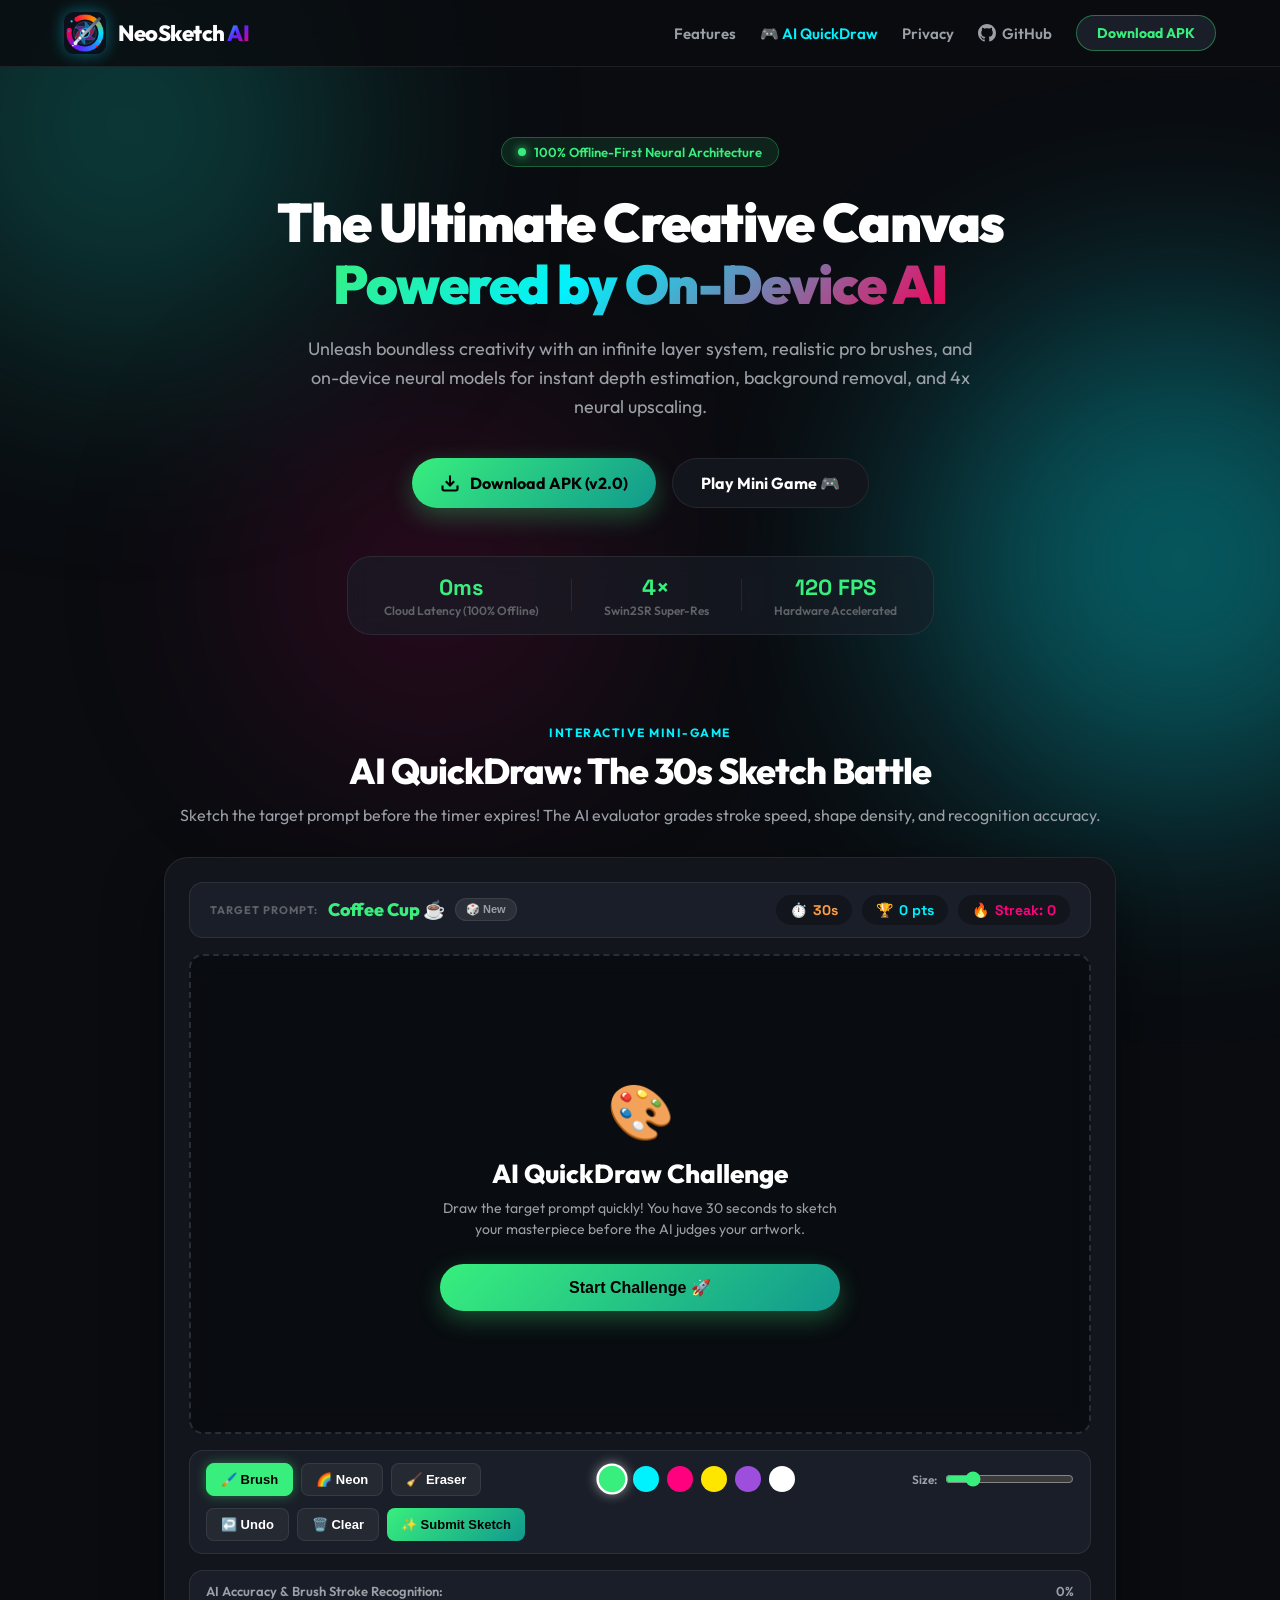
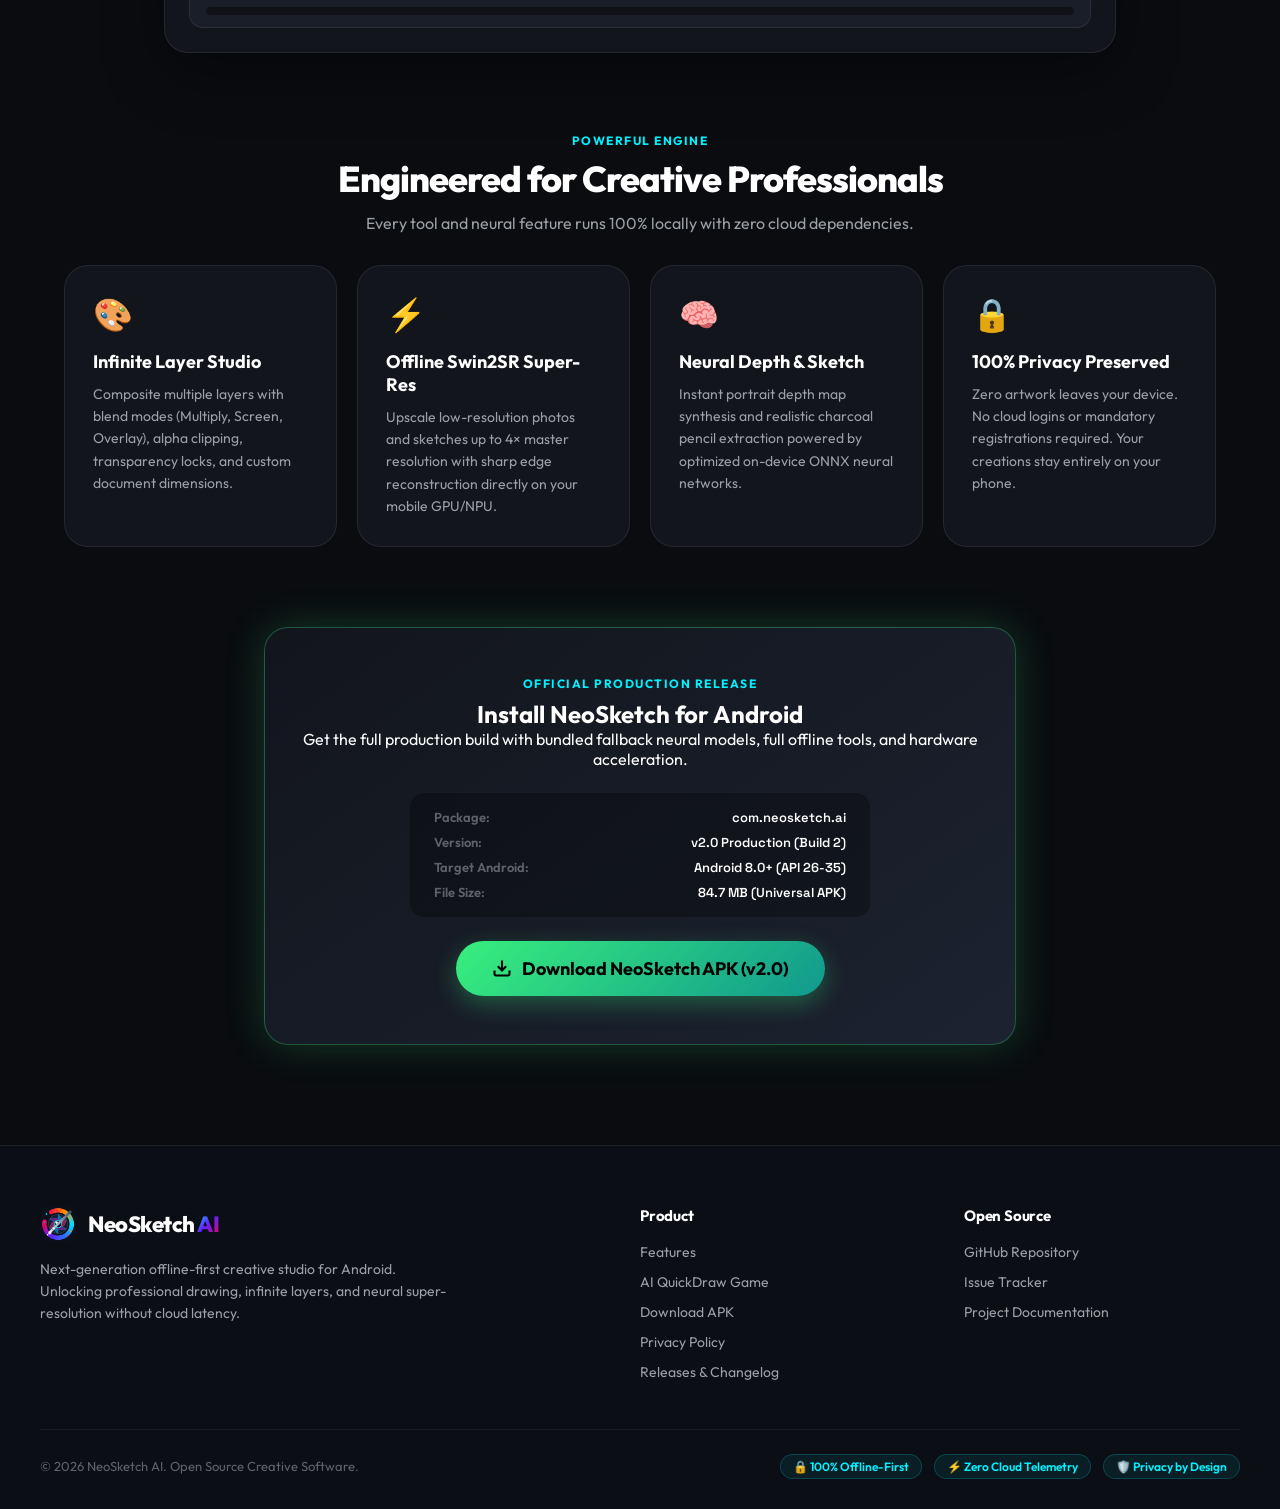
<file: index.html>
<!DOCTYPE html>
<html lang="en">
<head>
    <meta charset="UTF-8">
    <meta name="viewport" content="width=device-width, initial-scale=1.0">
    <title>NeoSketch AI — Professional Offline Creative Studio for Android</title>
    <meta name="description" content="NeoSketch AI is a privacy-first, offline creative studio for Android powered by on-device neural engines, pro layers, and 4x neural upscaling.">
    <link rel="icon" type="image/png" href="logo.png">
    <link rel="preconnect" href="https://fonts.googleapis.com">
    <link rel="preconnect" href="https://fonts.gstatic.com" crossorigin>
    <link href="https://fonts.googleapis.com/css2?family=Outfit:wght@300;400;500;600;700;800;900&family=Space+Grotesk:wght@400;500;600;700&display=swap" rel="stylesheet">
    <link rel="stylesheet" href="style.css">
</head>
<body>
    <!-- Background Ambient Glows -->
    <div class="glow-orb orb-1"></div>
    <div class="glow-orb orb-2"></div>
    <div class="glow-orb orb-3"></div>

    <!-- Professional Navigation Bar -->
    <header class="navbar" id="navbar">
        <div class="nav-container">
            <a href="#" class="logo-group">
                <img src="logo.png" alt="NeoSketch AI Logo" class="brand-logo-img">
                <span class="brand-title">NeoSketch <span class="brand-ai">AI</span></span>
            </a>
            
            <button class="mobile-menu-toggle" id="menuToggle" aria-label="Toggle navigation menu">
                <span></span>
                <span></span>
                <span></span>
            </button>

            <nav class="nav-links" id="navLinks">
                <a href="#features" class="nav-item">Features</a>
                <a href="#game-section" class="nav-item nav-game-link">🎮 AI QuickDraw</a>
                <a href="privacy.html" class="nav-item">Privacy</a>
                <a href="https://github.com/Tcode-Motion/Neo-Sketch-AI" target="_blank" rel="noopener" class="nav-item nav-github-link">
                    <svg class="nav-icon" viewBox="0 0 24 24" fill="currentColor">
                        <path d="M12 0C5.37 0 0 5.37 0 12c0 5.31 3.435 9.795 8.205 11.385.6.105.825-.255.825-.57 0-.285-.015-1.23-.015-2.235-3.015.555-3.795-.735-4.035-1.41-.135-.345-.72-1.41-1.23-1.695-.42-.225-1.02-.78-.015-.795.945-.015 1.62.87 1.845 1.23 1.08 1.815 2.805 1.305 3.495.99.105-.78.42-1.305.765-1.605-2.67-.3-5.46-1.335-5.46-5.925 0-1.305.465-2.385 1.23-3.225-.12-.3-.54-1.53.12-3.18 0 0 1.005-.315 3.3 1.23.96-.27 1.98-.405 3-.405s2.04.135 3 .405c2.295-1.56 3.3-1.23 3.3-1.23.66 1.65.24 2.88.12 3.18.765.84 1.23 1.905 1.23 3.225 0 4.605-2.805 5.625-5.475 5.925.435.375.81 1.095.81 2.22 0 1.605-.015 2.895-.015 3.3 0 .315.225.69.825.57A12.02 12.02 0 0024 12c0-6.63-5.37-12-12-12z"/>
                    </svg>
                    GitHub
                </a>
                <a href="#download" class="nav-cta-btn">Download APK</a>
            </nav>
        </div>
    </header>

    <!-- Main Content -->
    <main>
        <!-- Hero Section -->
        <section class="hero-section">
            <div class="hero-content">
                <div class="hero-badge">
                    <span class="pulse-dot"></span> 100% Offline-First Neural Architecture
                </div>
                <h1 class="hero-title">
                    The Ultimate Creative Canvas <br>
                    <span class="gradient-text">Powered by On-Device AI</span>
                </h1>
                <p class="hero-desc">
                    Unleash boundless creativity with an infinite layer system, realistic pro brushes, and on-device neural models for instant depth estimation, background removal, and 4x neural upscaling.
                </p>
                <div class="hero-actions">
                    <a href="https://github.com/Tcode-Motion/Neo-Sketch-AI/releases/download/v2.0/NeoSketch-Production.apk" class="btn btn-primary" id="mainDownloadBtn">
                        <svg class="btn-icon" viewBox="0 0 24 24" fill="none" stroke="currentColor" stroke-width="2.5">
                            <path d="M21 15v4a2 2 0 0 1-2 2H5a2 2 0 0 1-2-2v-4M7 10l5 5 5-5M12 15V3"/>
                        </svg>
                        <span>Download APK (v2.0)</span>
                    </a>
                    <a href="#game-section" class="btn btn-secondary">
                        <span>Play Mini Game 🎮</span>
                    </a>
                </div>
                <div class="hero-specs">
                    <div class="spec-item">
                        <span class="spec-val">0ms</span>
                        <span class="spec-label">Cloud Latency (100% Offline)</span>
                    </div>
                    <div class="spec-divider"></div>
                    <div class="spec-item">
                        <span class="spec-val">4×</span>
                        <span class="spec-label">Swin2SR Super-Res</span>
                    </div>
                    <div class="spec-divider"></div>
                    <div class="spec-item">
                        <span class="spec-val">120 FPS</span>
                        <span class="spec-label">Hardware Accelerated</span>
                    </div>
                </div>
            </div>
        </section>

        <!-- Interactive AI QuickDraw Web Game Section -->
        <section class="game-section" id="game-section">
            <div class="section-header">
                <div class="tag-label">INTERACTIVE MINI-GAME</div>
                <h2 class="section-title">AI QuickDraw: The 30s Sketch Battle</h2>
                <p class="section-subtitle">Sketch the target prompt before the timer expires! The AI evaluator grades stroke speed, shape density, and recognition accuracy.</p>
            </div>

            <div class="game-card">
                <!-- Game Header Bar -->
                <div class="game-bar">
                    <div class="prompt-box">
                        <span class="prompt-label">TARGET PROMPT:</span>
                        <span class="prompt-text" id="targetPrompt">Cyber Rocket 🚀</span>
                        <button class="btn-skip-prompt" id="skipPromptBtn" title="Get a different prompt">🎲 New</button>
                    </div>
                    <div class="game-stats">
                        <div class="stat-pill timer-pill">
                            <span class="stat-icon">⏱️</span>
                            <span id="gameTimer">30s</span>
                        </div>
                        <div class="stat-pill score-pill">
                            <span class="stat-icon">🏆</span>
                            <span id="gameScore">0 pts</span>
                        </div>
                        <div class="stat-pill streak-pill">
                            <span class="stat-icon">🔥</span>
                            <span id="gameStreak">Streak: 0</span>
                        </div>
                    </div>
                </div>

                <!-- Canvas Workspace -->
                <div class="canvas-wrapper" id="canvasWrapper">
                    <canvas id="paintCanvas"></canvas>
                    <canvas id="particleCanvas"></canvas>

                    <!-- Start / Game Over Overlay -->
                    <div class="game-overlay" id="gameOverlay">
                        <div class="overlay-content">
                            <div class="overlay-emoji" id="overlayEmoji">🎨</div>
                            <h3 class="overlay-title" id="overlayTitle">AI QuickDraw Challenge</h3>
                            <p class="overlay-desc" id="overlayDesc">Draw the target prompt quickly! You have 30 seconds to sketch your masterpiece before the AI judges your artwork.</p>
                            <button class="btn btn-primary btn-game" id="startChallengeBtn">Start Challenge 🚀</button>
                        </div>
                    </div>
                </div>

                <!-- Game Toolbar & Controls -->
                <div class="game-toolbar">
                    <div class="tool-group">
                        <button class="tool-btn active" data-tool="brush" title="Neon Brush">🖌️ Brush</button>
                        <button class="tool-btn" data-tool="rainbow" title="Rainbow Neon Mode">🌈 Neon</button>
                        <button class="tool-btn" data-tool="eraser" title="Eraser">🧹 Eraser</button>
                    </div>

                    <div class="color-palette">
                        <button class="color-dot active" style="background: #38ef7d;" data-color="#38ef7d" title="Neon Green"></button>
                        <button class="color-dot" style="background: #00f2fe;" data-color="#00f2fe" title="Cyber Cyan"></button>
                        <button class="color-dot" style="background: #ff007f;" data-color="#ff007f" title="Neon Pink"></button>
                        <button class="color-dot" style="background: #ffe600;" data-color="#ffe600" title="Bright Yellow"></button>
                        <button class="color-dot" style="background: #9d4edd;" data-color="#9d4edd" title="Purple Glow"></button>
                        <button class="color-dot" style="background: #ffffff;" data-color="#ffffff" title="Pure White"></button>
                    </div>

                    <div class="slider-group">
                        <span class="slider-label">Size:</span>
                        <input type="range" id="brushSize" min="2" max="36" value="8" title="Brush Size">
                    </div>

                    <div class="action-group">
                        <button class="btn-action" id="undoBtn" title="Undo Last Stroke">↩️ Undo</button>
                        <button class="btn-action" id="clearBtn" title="Clear Canvas">🗑️ Clear</button>
                        <button class="btn-action btn-submit-drawing" id="submitDrawingBtn">✨ Submit Sketch</button>
                    </div>
                </div>

                <!-- Live Evaluation Meter -->
                <div class="evaluation-container">
                    <div class="eval-header">
                        <span>AI Accuracy & Brush Stroke Recognition:</span>
                        <span id="evalPercentage">0%</span>
                    </div>
                    <div class="progress-track">
                        <div class="progress-bar" id="evalBar"></div>
                    </div>
                </div>
            </div>
        </section>

        <!-- Features Showcase -->
        <section class="features-section" id="features">
            <div class="section-header">
                <div class="tag-label">POWERFUL ENGINE</div>
                <h2 class="section-title">Engineered for Creative Professionals</h2>
                <p class="section-subtitle">Every tool and neural feature runs 100% locally with zero cloud dependencies.</p>
            </div>

            <div class="features-grid">
                <div class="feature-card">
                    <div class="feat-icon-box">🎨</div>
                    <h3>Infinite Layer Studio</h3>
                    <p>Composite multiple layers with blend modes (Multiply, Screen, Overlay), alpha clipping, transparency locks, and custom document dimensions.</p>
                </div>

                <div class="feature-card">
                    <div class="feat-icon-box">⚡</div>
                    <h3>Offline Swin2SR Super-Res</h3>
                    <p>Upscale low-resolution photos and sketches up to 4× master resolution with sharp edge reconstruction directly on your mobile GPU/NPU.</p>
                </div>

                <div class="feature-card">
                    <div class="feat-icon-box">🧠</div>
                    <h3>Neural Depth & Sketch</h3>
                    <p>Instant portrait depth map synthesis and realistic charcoal pencil extraction powered by optimized on-device ONNX neural networks.</p>
                </div>

                <div class="feature-card">
                    <div class="feat-icon-box">🔒</div>
                    <h3>100% Privacy Preserved</h3>
                    <p>Zero artwork leaves your device. No cloud logins or mandatory registrations required. Your creations stay entirely on your phone.</p>
                </div>
            </div>
        </section>

        <!-- Download & Releases Section -->
        <section class="download-section" id="download">
            <div class="download-card">
                <div class="dl-content">
                    <span class="tag-label">OFFICIAL PRODUCTION RELEASE</span>
                    <h2>Install NeoSketch for Android</h2>
                    <p>Get the full production build with bundled fallback neural models, full offline tools, and hardware acceleration.</p>
                    
                    <div class="apk-info-box">
                        <div class="info-row">
                            <span class="info-key">Package:</span>
                            <span class="info-val">com.neosketch.ai</span>
                        </div>
                        <div class="info-row">
                            <span class="info-key">Version:</span>
                            <span class="info-val">v2.0 Production (Build 2)</span>
                        </div>
                        <div class="info-row">
                            <span class="info-key">Target Android:</span>
                            <span class="info-val">Android 8.0+ (API 26-35)</span>
                        </div>
                        <div class="info-row">
                            <span class="info-key">File Size:</span>
                            <span class="info-val">84.7 MB (Universal APK)</span>
                        </div>
                    </div>

                    <div class="dl-btn-wrapper">
                        <a href="https://github.com/Tcode-Motion/Neo-Sketch-AI/releases/download/v2.0/NeoSketch-Production.apk" class="btn btn-primary btn-large">
                            <svg class="btn-icon" viewBox="0 0 24 24" fill="none" stroke="currentColor" stroke-width="2.5">
                                <path d="M21 15v4a2 2 0 0 1-2 2H5a2 2 0 0 1-2-2v-4M7 10l5 5 5-5M12 15V3"/>
                            </svg>
                            <span>Download NeoSketch APK (v2.0)</span>
                        </a>
                    </div>
                </div>
            </div>
        </section>
    </main>

    <!-- Professional Footer -->
    <footer class="footer">
        <div class="footer-container">
            <div class="footer-grid">
                <!-- Brand Column -->
                <div class="footer-col footer-brand-col">
                    <div class="footer-logo">
                        <img src="logo.png" alt="NeoSketch AI" class="footer-logo-img">
                        <span class="brand-title">NeoSketch <span class="brand-ai">AI</span></span>
                    </div>
                    <p class="footer-tagline">
                        Next-generation offline-first creative studio for Android. Unlocking professional drawing, infinite layers, and neural super-resolution without cloud latency.
                    </p>
                </div>

                <!-- Product Column -->
                <div class="footer-col">
                    <h4 class="footer-heading">Product</h4>
                    <ul class="footer-links">
                        <li><a href="#features">Features</a></li>
                        <li><a href="#game-section">AI QuickDraw Game</a></li>
                        <li><a href="#download">Download APK</a></li>
                        <li><a href="privacy.html">Privacy Policy</a></li>
                        <li><a href="https://github.com/Tcode-Motion/Neo-Sketch-AI/releases" target="_blank" rel="noopener">Releases & Changelog</a></li>
                    </ul>
                </div>

                <!-- Resources Column -->
                <div class="footer-col">
                    <h4 class="footer-heading">Open Source</h4>
                    <ul class="footer-links">
                        <li><a href="https://github.com/Tcode-Motion/Neo-Sketch-AI" target="_blank" rel="noopener">GitHub Repository</a></li>
                        <li><a href="https://github.com/Tcode-Motion/Neo-Sketch-AI/issues" target="_blank" rel="noopener">Issue Tracker</a></li>
                        <li><a href="https://github.com/Tcode-Motion/Neo-Sketch-AI/blob/main/README.md" target="_blank" rel="noopener">Project Documentation</a></li>
                    </ul>
                </div>
            </div>

            <div class="footer-bottom">
                <p class="footer-copy">© 2026 NeoSketch AI. Open Source Creative Software.</p>
                <div class="footer-badges">
                    <span class="footer-badge">🔒 100% Offline-First</span>
                    <span class="footer-badge">⚡ Zero Cloud Telemetry</span>
                    <span class="footer-badge">🛡️ Privacy by Design</span>
                </div>
            </div>
        </div>
    </footer>

    <!-- Scripts -->
    <script src="game.js"></script>
    <script src="app.js"></script>
</body>
</html>
</file>
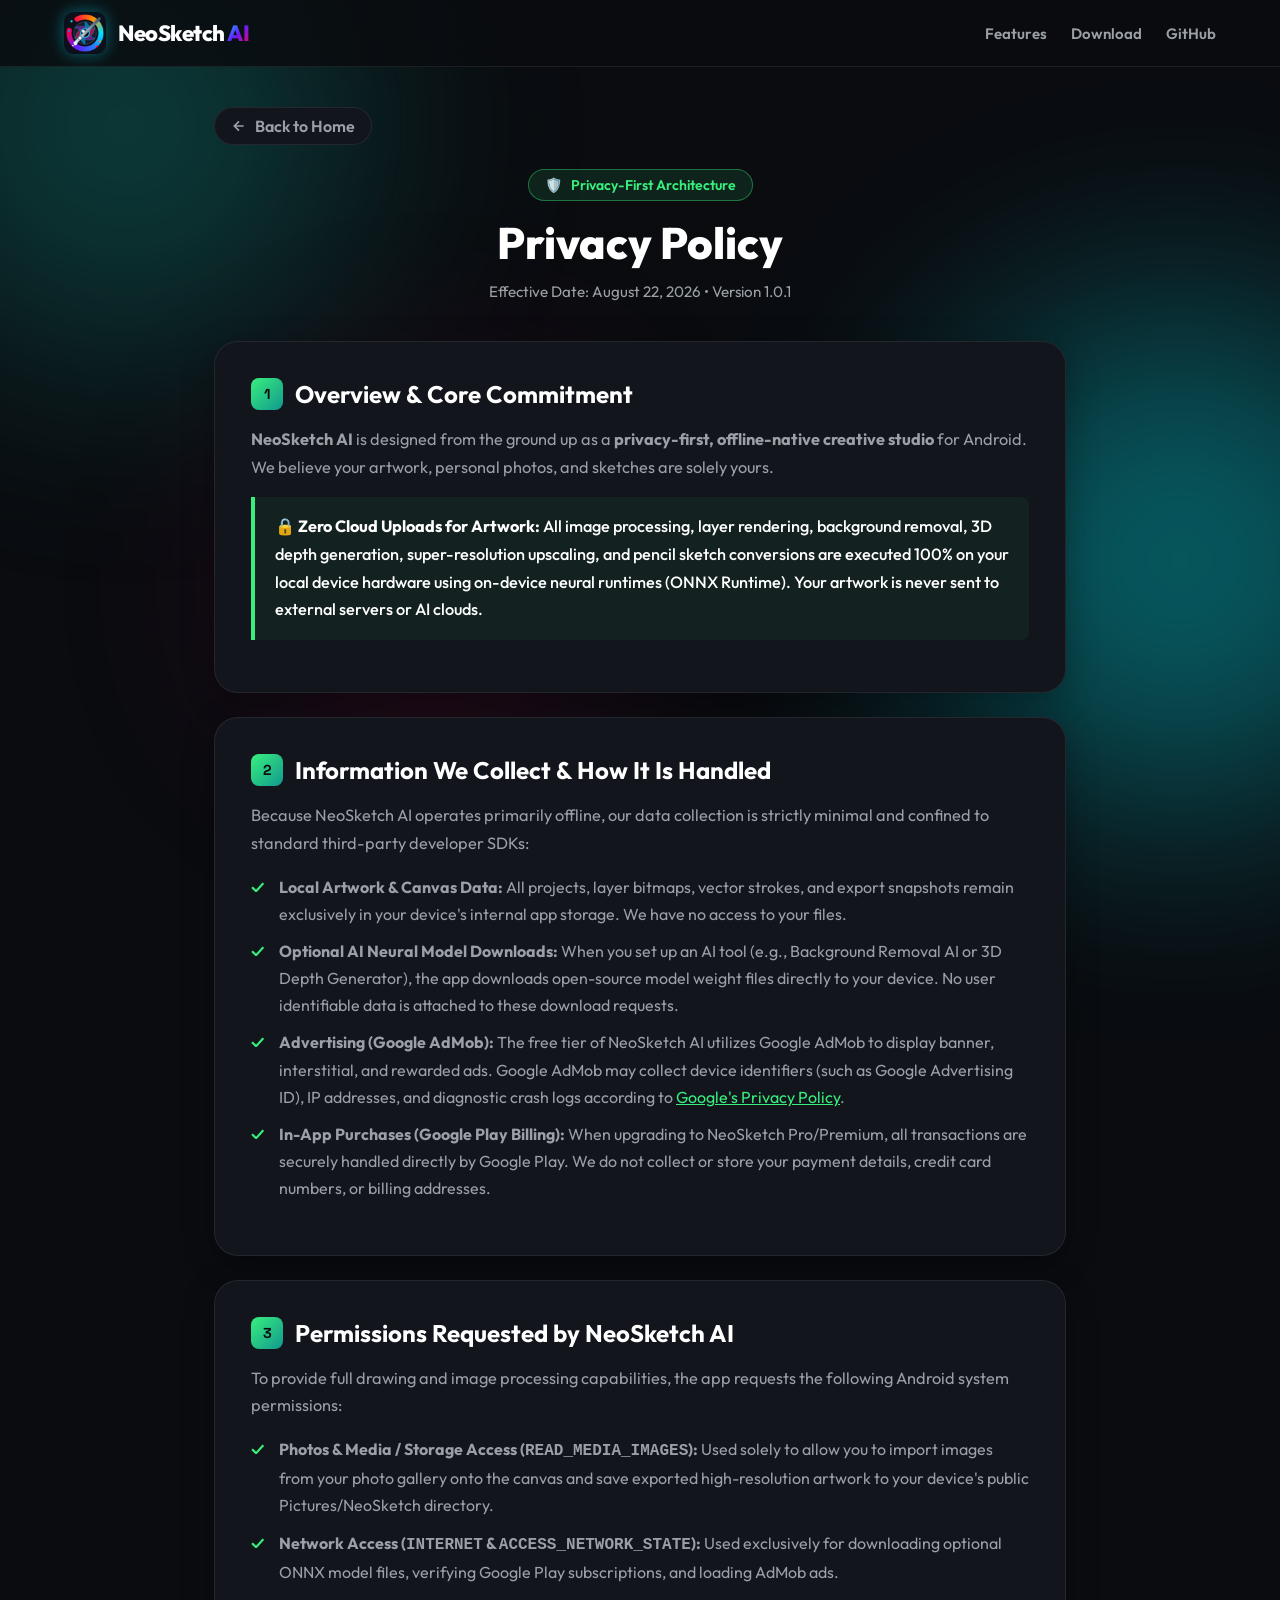
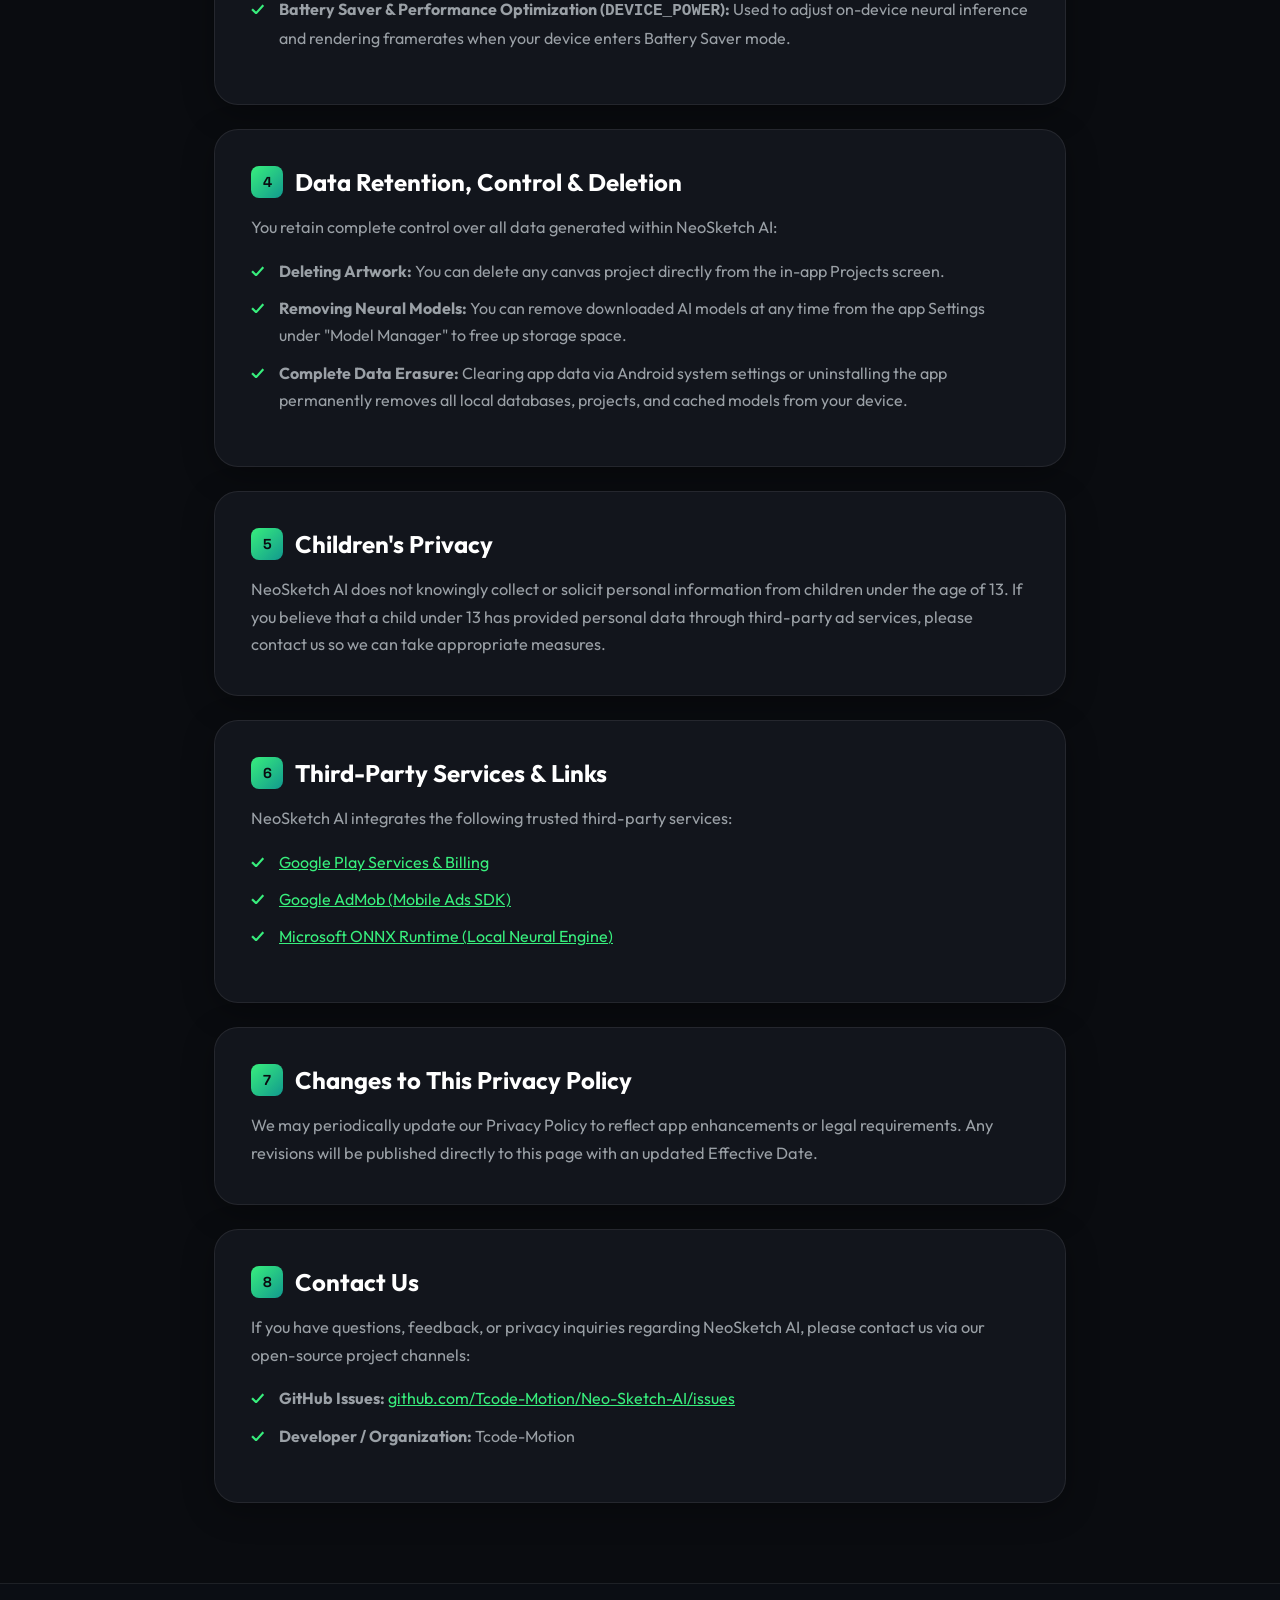
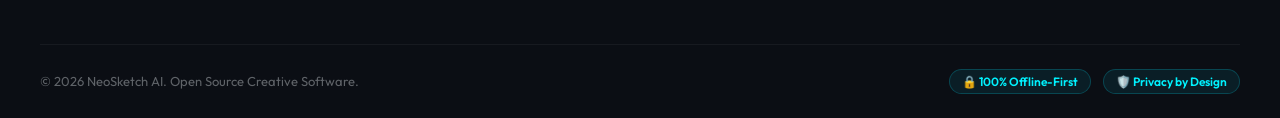
<file: privacy/index.html>
<!DOCTYPE html>
<html lang="en">
<head>
    <meta charset="UTF-8">
    <meta name="viewport" content="width=device-width, initial-scale=1.0">
    <title>Privacy Policy — NeoSketch AI</title>
    <meta name="description" content="Privacy Policy for NeoSketch AI Android Application and Website. Learn how your data and artwork remain 100% private and on-device.">
    <link rel="icon" type="image/png" href="../logo.png">
    <link rel="preconnect" href="https://fonts.googleapis.com">
    <link rel="preconnect" href="https://fonts.gstatic.com" crossorigin>
    <link href="https://fonts.googleapis.com/css2?family=Outfit:wght@300;400;500;600;700;800;900&family=Space+Grotesk:wght@400;500;600;700&display=swap" rel="stylesheet">
    <link rel="stylesheet" href="../style.css">
    <style>
        .privacy-container {
            max-width: 900px;
            margin: 40px auto 80px;
            padding: 0 24px;
            position: relative;
            z-index: 1;
        }

        .privacy-header {
            margin-bottom: 40px;
            text-align: center;
        }

        .privacy-badge {
            display: inline-flex;
            align-items: center;
            gap: 8px;
            padding: 6px 16px;
            background: rgba(56, 239, 125, 0.1);
            border: 1px solid var(--border-highlight);
            border-radius: var(--radius-full);
            color: var(--primary-color);
            font-size: 0.88rem;
            font-weight: 600;
            margin-bottom: 16px;
        }

        .privacy-title {
            font-size: 2.75rem;
            font-weight: 800;
            line-height: 1.2;
            margin-bottom: 12px;
        }

        .privacy-meta {
            color: var(--text-secondary);
            font-size: 0.95rem;
        }

        .privacy-card {
            background: var(--bg-surface);
            border: 1px solid var(--border-color);
            border-radius: var(--radius-lg);
            padding: 36px;
            margin-bottom: 24px;
            backdrop-filter: blur(12px);
            -webkit-backdrop-filter: blur(12px);
            box-shadow: 0 8px 32px rgba(0, 0, 0, 0.3);
            transition: border-color 0.2s ease;
        }

        .privacy-card:hover {
            border-color: rgba(255, 255, 255, 0.15);
        }

        .privacy-card h2 {
            font-size: 1.5rem;
            font-weight: 700;
            color: var(--text-primary);
            margin-bottom: 16px;
            display: flex;
            align-items: center;
            gap: 12px;
        }

        .privacy-card h2 .section-num {
            display: inline-flex;
            align-items: center;
            justify-content: center;
            width: 32px;
            height: 32px;
            border-radius: 8px;
            background: var(--primary-gradient);
            color: #0a0c10;
            font-size: 0.9rem;
            font-weight: 800;
            font-family: var(--font-mono);
        }

        .privacy-card p {
            color: var(--text-secondary);
            font-size: 1.02rem;
            line-height: 1.7;
            margin-bottom: 16px;
        }

        .privacy-card p:last-child {
            margin-bottom: 0;
        }

        .privacy-card ul {
            list-style: none;
            padding-left: 0;
            margin-bottom: 16px;
        }

        .privacy-card li {
            position: relative;
            padding-left: 28px;
            color: var(--text-secondary);
            font-size: 1rem;
            line-height: 1.7;
            margin-bottom: 10px;
        }

        .privacy-card li::before {
            content: "✓";
            position: absolute;
            left: 0;
            top: 0;
            color: var(--primary-color);
            font-weight: bold;
        }

        .highlight-box {
            background: rgba(56, 239, 125, 0.05);
            border-left: 4px solid var(--primary-color);
            padding: 16px 20px;
            border-radius: 0 var(--radius-sm) var(--radius-sm) 0;
            margin: 16px 0;
        }

        .highlight-box p {
            color: var(--text-primary);
            font-weight: 500;
            margin-bottom: 0;
        }

        .back-nav {
            display: inline-flex;
            align-items: center;
            gap: 8px;
            color: var(--text-secondary);
            text-decoration: none;
            font-weight: 600;
            margin-bottom: 24px;
            padding: 8px 16px;
            background: var(--bg-surface);
            border: 1px solid var(--border-color);
            border-radius: var(--radius-full);
            transition: all 0.2s ease;
        }

        .back-nav:hover {
            color: var(--primary-color);
            border-color: var(--border-highlight);
            transform: translateX(-4px);
        }
    </style>
</head>
<body>
    <!-- Background Ambient Glows -->
    <div class="glow-orb orb-1"></div>
    <div class="glow-orb orb-2"></div>
    <div class="glow-orb orb-3"></div>

    <!-- Navigation Bar -->
    <header class="navbar">
        <div class="nav-container">
            <a href="../index.html" class="logo-group">
                <img src="../logo.png" alt="NeoSketch AI Logo" class="brand-logo-img">
                <span class="brand-title">NeoSketch <span class="brand-ai">AI</span></span>
            </a>
            
            <nav class="nav-links">
                <a href="../index.html#features" class="nav-item">Features</a>
                <a href="../index.html#download" class="nav-item">Download</a>
                <a href="https://github.com/Tcode-Motion/Neo-Sketch-AI" target="_blank" rel="noopener" class="nav-item nav-github-link">
                    GitHub
                </a>
            </nav>
        </div>
    </header>

    <!-- Main Content -->
    <main class="privacy-container">
        <a href="../index.html" class="back-nav">
            <svg width="16" height="16" viewBox="0 0 24 24" fill="none" stroke="currentColor" stroke-width="2.5">
                <path d="M19 12H5M12 19l-7-7 7-7"/>
            </svg>
            Back to Home
        </a>

        <div class="privacy-header">
            <div class="privacy-badge">
                <span>🛡️</span> Privacy-First Architecture
            </div>
            <h1 class="privacy-title">Privacy Policy</h1>
            <p class="privacy-meta">Effective Date: August 22, 2026 • Version 1.0.1</p>
        </div>

        <div class="privacy-card">
            <h2><span class="section-num">1</span> Overview & Core Commitment</h2>
            <p>
                <strong>NeoSketch AI</strong> is designed from the ground up as a <strong>privacy-first, offline-native creative studio</strong> for Android. We believe your artwork, personal photos, and sketches are solely yours. 
            </p>
            <div class="highlight-box">
                <p>🔒 <strong>Zero Cloud Uploads for Artwork:</strong> All image processing, layer rendering, background removal, 3D depth generation, super-resolution upscaling, and pencil sketch conversions are executed 100% on your local device hardware using on-device neural runtimes (ONNX Runtime). Your artwork is never sent to external servers or AI clouds.</p>
            </div>
        </div>

        <div class="privacy-card">
            <h2><span class="section-num">2</span> Information We Collect & How It Is Handled</h2>
            <p>
                Because NeoSketch AI operates primarily offline, our data collection is strictly minimal and confined to standard third-party developer SDKs:
            </p>
            <ul>
                <li><strong>Local Artwork & Canvas Data:</strong> All projects, layer bitmaps, vector strokes, and export snapshots remain exclusively in your device's internal app storage. We have no access to your files.</li>
                <li><strong>Optional AI Neural Model Downloads:</strong> When you set up an AI tool (e.g., Background Removal AI or 3D Depth Generator), the app downloads open-source model weight files directly to your device. No user identifiable data is attached to these download requests.</li>
                <li><strong>Advertising (Google AdMob):</strong> The free tier of NeoSketch AI utilizes Google AdMob to display banner, interstitial, and rewarded ads. Google AdMob may collect device identifiers (such as Google Advertising ID), IP addresses, and diagnostic crash logs according to <a href="https://policies.google.com/privacy" target="_blank" rel="noopener" style="color: var(--primary-color);">Google's Privacy Policy</a>.</li>
                <li><strong>In-App Purchases (Google Play Billing):</strong> When upgrading to NeoSketch Pro/Premium, all transactions are securely handled directly by Google Play. We do not collect or store your payment details, credit card numbers, or billing addresses.</li>
            </ul>
        </div>

        <div class="privacy-card">
            <h2><span class="section-num">3</span> Permissions Requested by NeoSketch AI</h2>
            <p>To provide full drawing and image processing capabilities, the app requests the following Android system permissions:</p>
            <ul>
                <li><strong>Photos & Media / Storage Access (<code>READ_MEDIA_IMAGES</code>):</strong> Used solely to allow you to import images from your photo gallery onto the canvas and save exported high-resolution artwork to your device's public Pictures/NeoSketch directory.</li>
                <li><strong>Network Access (<code>INTERNET</code> & <code>ACCESS_NETWORK_STATE</code>):</strong> Used exclusively for downloading optional ONNX model files, verifying Google Play subscriptions, and loading AdMob ads.</li>
                <li><strong>Battery Saver & Performance Optimization (<code>DEVICE_POWER</code>):</strong> Used to adjust on-device neural inference and rendering framerates when your device enters Battery Saver mode.</li>
            </ul>
        </div>

        <div class="privacy-card">
            <h2><span class="section-num">4</span> Data Retention, Control & Deletion</h2>
            <p>
                You retain complete control over all data generated within NeoSketch AI:
            </p>
            <ul>
                <li><strong>Deleting Artwork:</strong> You can delete any canvas project directly from the in-app Projects screen.</li>
                <li><strong>Removing Neural Models:</strong> You can remove downloaded AI models at any time from the app Settings under "Model Manager" to free up storage space.</li>
                <li><strong>Complete Data Erasure:</strong> Clearing app data via Android system settings or uninstalling the app permanently removes all local databases, projects, and cached models from your device.</li>
            </ul>
        </div>

        <div class="privacy-card">
            <h2><span class="section-num">5</span> Children's Privacy</h2>
            <p>
                NeoSketch AI does not knowingly collect or solicit personal information from children under the age of 13. If you believe that a child under 13 has provided personal data through third-party ad services, please contact us so we can take appropriate measures.
            </p>
        </div>

        <div class="privacy-card">
            <h2><span class="section-num">6</span> Third-Party Services & Links</h2>
            <p>NeoSketch AI integrates the following trusted third-party services:</p>
            <ul>
                <li><a href="https://policies.google.com/privacy" target="_blank" rel="noopener" style="color: var(--primary-color);">Google Play Services & Billing</a></li>
                <li><a href="https://support.google.com/admob/answer/6128543" target="_blank" rel="noopener" style="color: var(--primary-color);">Google AdMob (Mobile Ads SDK)</a></li>
                <li><a href="https://github.com/microsoft/onnxruntime" target="_blank" rel="noopener" style="color: var(--primary-color);">Microsoft ONNX Runtime (Local Neural Engine)</a></li>
            </ul>
        </div>

        <div class="privacy-card">
            <h2><span class="section-num">7</span> Changes to This Privacy Policy</h2>
            <p>
                We may periodically update our Privacy Policy to reflect app enhancements or legal requirements. Any revisions will be published directly to this page with an updated Effective Date.
            </p>
        </div>

        <div class="privacy-card">
            <h2><span class="section-num">8</span> Contact Us</h2>
            <p>
                If you have questions, feedback, or privacy inquiries regarding NeoSketch AI, please contact us via our open-source project channels:
            </p>
            <ul>
                <li><strong>GitHub Issues:</strong> <a href="https://github.com/Tcode-Motion/Neo-Sketch-AI/issues" target="_blank" rel="noopener" style="color: var(--primary-color);">github.com/Tcode-Motion/Neo-Sketch-AI/issues</a></li>
                <li><strong>Developer / Organization:</strong> Tcode-Motion</li>
            </ul>
        </div>
    </main>

    <!-- Footer -->
    <footer class="footer">
        <div class="footer-container">
            <div class="footer-bottom">
                <p class="footer-copy">© 2026 NeoSketch AI. Open Source Creative Software.</p>
                <div class="footer-badges">
                    <span class="footer-badge">🔒 100% Offline-First</span>
                    <span class="footer-badge">🛡️ Privacy by Design</span>
                </div>
            </div>
        </div>
    </footer>
</body>
</html>
</file>
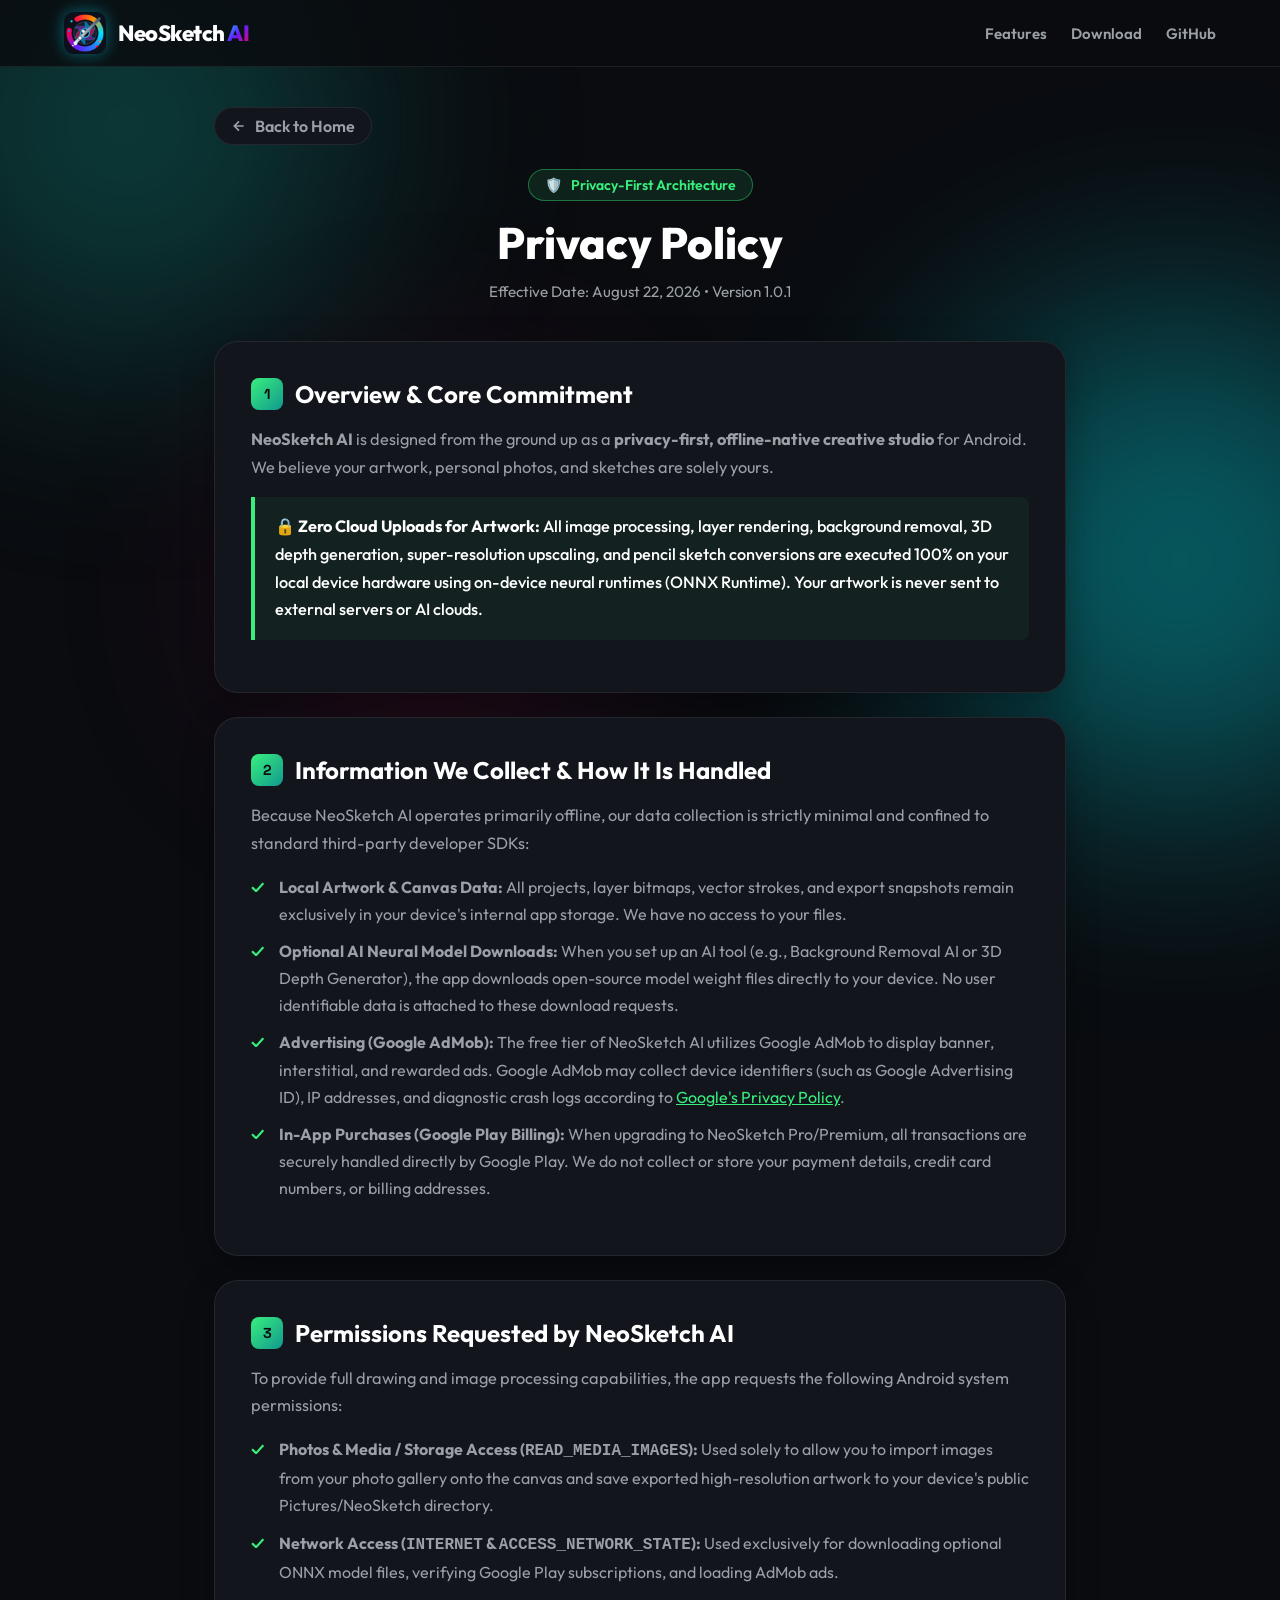
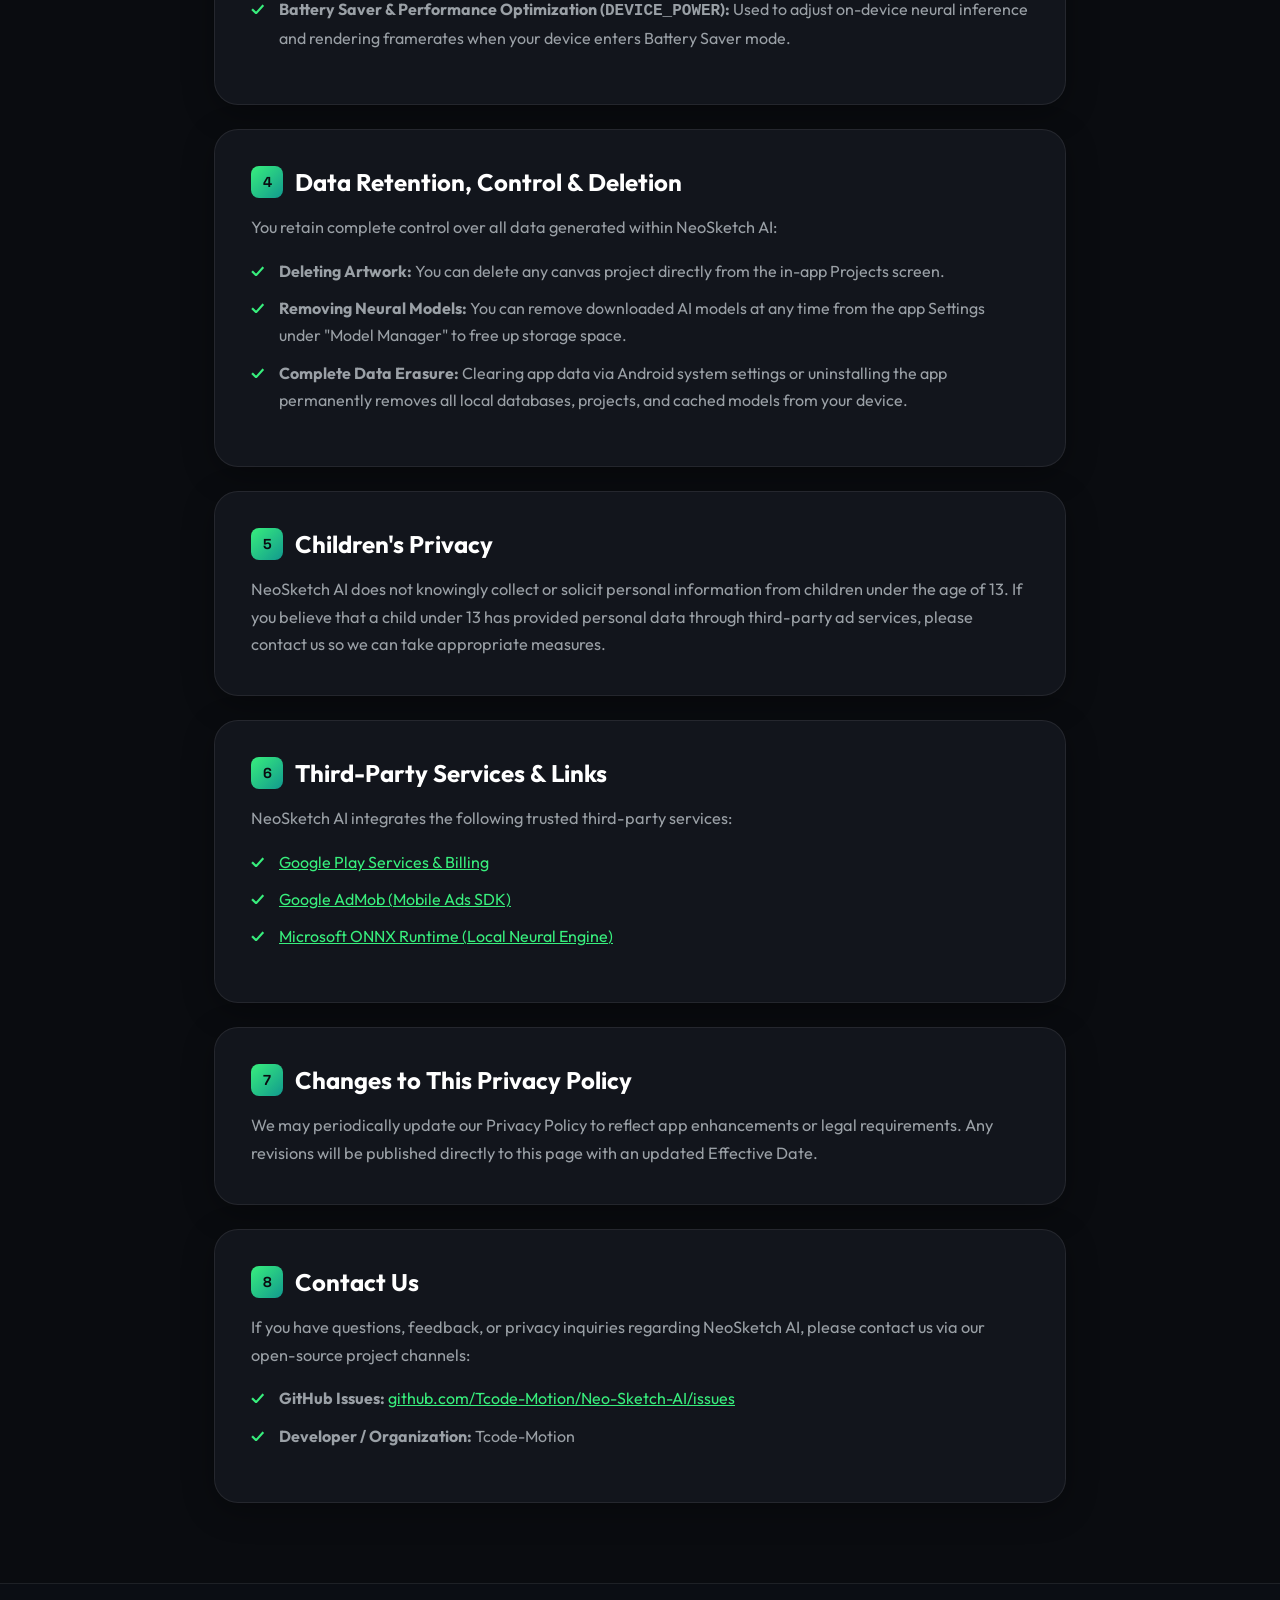
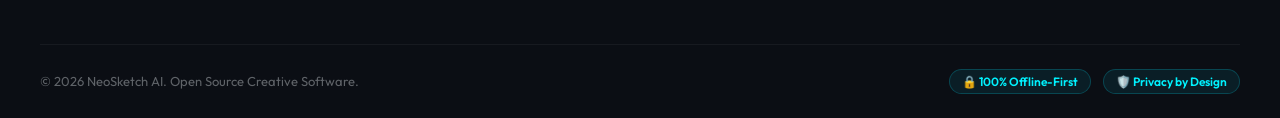
<file: privacy.html>
<!DOCTYPE html>
<html lang="en">
<head>
    <meta charset="UTF-8">
    <meta name="viewport" content="width=device-width, initial-scale=1.0">
    <title>Privacy Policy — NeoSketch AI</title>
    <meta name="description" content="Privacy Policy for NeoSketch AI Android Application and Website. Learn how your data and artwork remain 100% private and on-device.">
    <link rel="icon" type="image/png" href="logo.png">
    <link rel="preconnect" href="https://fonts.googleapis.com">
    <link rel="preconnect" href="https://fonts.gstatic.com" crossorigin>
    <link href="https://fonts.googleapis.com/css2?family=Outfit:wght@300;400;500;600;700;800;900&family=Space+Grotesk:wght@400;500;600;700&display=swap" rel="stylesheet">
    <link rel="stylesheet" href="style.css">
    <style>
        .privacy-container {
            max-width: 900px;
            margin: 40px auto 80px;
            padding: 0 24px;
            position: relative;
            z-index: 1;
        }

        .privacy-header {
            margin-bottom: 40px;
            text-align: center;
        }

        .privacy-badge {
            display: inline-flex;
            align-items: center;
            gap: 8px;
            padding: 6px 16px;
            background: rgba(56, 239, 125, 0.1);
            border: 1px solid var(--border-highlight);
            border-radius: var(--radius-full);
            color: var(--primary-color);
            font-size: 0.88rem;
            font-weight: 600;
            margin-bottom: 16px;
        }

        .privacy-title {
            font-size: 2.75rem;
            font-weight: 800;
            line-height: 1.2;
            margin-bottom: 12px;
        }

        .privacy-meta {
            color: var(--text-secondary);
            font-size: 0.95rem;
        }

        .privacy-card {
            background: var(--bg-surface);
            border: 1px solid var(--border-color);
            border-radius: var(--radius-lg);
            padding: 36px;
            margin-bottom: 24px;
            backdrop-filter: blur(12px);
            -webkit-backdrop-filter: blur(12px);
            box-shadow: 0 8px 32px rgba(0, 0, 0, 0.3);
            transition: border-color 0.2s ease;
        }

        .privacy-card:hover {
            border-color: rgba(255, 255, 255, 0.15);
        }

        .privacy-card h2 {
            font-size: 1.5rem;
            font-weight: 700;
            color: var(--text-primary);
            margin-bottom: 16px;
            display: flex;
            align-items: center;
            gap: 12px;
        }

        .privacy-card h2 .section-num {
            display: inline-flex;
            align-items: center;
            justify-content: center;
            width: 32px;
            height: 32px;
            border-radius: 8px;
            background: var(--primary-gradient);
            color: #0a0c10;
            font-size: 0.9rem;
            font-weight: 800;
            font-family: var(--font-mono);
        }

        .privacy-card p {
            color: var(--text-secondary);
            font-size: 1.02rem;
            line-height: 1.7;
            margin-bottom: 16px;
        }

        .privacy-card p:last-child {
            margin-bottom: 0;
        }

        .privacy-card ul {
            list-style: none;
            padding-left: 0;
            margin-bottom: 16px;
        }

        .privacy-card li {
            position: relative;
            padding-left: 28px;
            color: var(--text-secondary);
            font-size: 1rem;
            line-height: 1.7;
            margin-bottom: 10px;
        }

        .privacy-card li::before {
            content: "✓";
            position: absolute;
            left: 0;
            top: 0;
            color: var(--primary-color);
            font-weight: bold;
        }

        .highlight-box {
            background: rgba(56, 239, 125, 0.05);
            border-left: 4px solid var(--primary-color);
            padding: 16px 20px;
            border-radius: 0 var(--radius-sm) var(--radius-sm) 0;
            margin: 16px 0;
        }

        .highlight-box p {
            color: var(--text-primary);
            font-weight: 500;
            margin-bottom: 0;
        }

        .back-nav {
            display: inline-flex;
            align-items: center;
            gap: 8px;
            color: var(--text-secondary);
            text-decoration: none;
            font-weight: 600;
            margin-bottom: 24px;
            padding: 8px 16px;
            background: var(--bg-surface);
            border: 1px solid var(--border-color);
            border-radius: var(--radius-full);
            transition: all 0.2s ease;
        }

        .back-nav:hover {
            color: var(--primary-color);
            border-color: var(--border-highlight);
            transform: translateX(-4px);
        }
    </style>
</head>
<body>
    <!-- Background Ambient Glows -->
    <div class="glow-orb orb-1"></div>
    <div class="glow-orb orb-2"></div>
    <div class="glow-orb orb-3"></div>

    <!-- Navigation Bar -->
    <header class="navbar">
        <div class="nav-container">
            <a href="index.html" class="logo-group">
                <img src="logo.png" alt="NeoSketch AI Logo" class="brand-logo-img">
                <span class="brand-title">NeoSketch <span class="brand-ai">AI</span></span>
            </a>
            
            <nav class="nav-links">
                <a href="index.html#features" class="nav-item">Features</a>
                <a href="index.html#download" class="nav-item">Download</a>
                <a href="https://github.com/Tcode-Motion/Neo-Sketch-AI" target="_blank" rel="noopener" class="nav-item nav-github-link">
                    GitHub
                </a>
            </nav>
        </div>
    </header>

    <!-- Main Content -->
    <main class="privacy-container">
        <a href="index.html" class="back-nav">
            <svg width="16" height="16" viewBox="0 0 24 24" fill="none" stroke="currentColor" stroke-width="2.5">
                <path d="M19 12H5M12 19l-7-7 7-7"/>
            </svg>
            Back to Home
        </a>

        <div class="privacy-header">
            <div class="privacy-badge">
                <span>🛡️</span> Privacy-First Architecture
            </div>
            <h1 class="privacy-title">Privacy Policy</h1>
            <p class="privacy-meta">Effective Date: August 22, 2026 • Version 1.0.1</p>
        </div>

        <div class="privacy-card">
            <h2><span class="section-num">1</span> Overview & Core Commitment</h2>
            <p>
                <strong>NeoSketch AI</strong> is designed from the ground up as a <strong>privacy-first, offline-native creative studio</strong> for Android. We believe your artwork, personal photos, and sketches are solely yours. 
            </p>
            <div class="highlight-box">
                <p>🔒 <strong>Zero Cloud Uploads for Artwork:</strong> All image processing, layer rendering, background removal, 3D depth generation, super-resolution upscaling, and pencil sketch conversions are executed 100% on your local device hardware using on-device neural runtimes (ONNX Runtime). Your artwork is never sent to external servers or AI clouds.</p>
            </div>
        </div>

        <div class="privacy-card">
            <h2><span class="section-num">2</span> Information We Collect & How It Is Handled</h2>
            <p>
                Because NeoSketch AI operates primarily offline, our data collection is strictly minimal and confined to standard third-party developer SDKs:
            </p>
            <ul>
                <li><strong>Local Artwork & Canvas Data:</strong> All projects, layer bitmaps, vector strokes, and export snapshots remain exclusively in your device's internal app storage. We have no access to your files.</li>
                <li><strong>Optional AI Neural Model Downloads:</strong> When you set up an AI tool (e.g., Background Removal AI or 3D Depth Generator), the app downloads open-source model weight files directly to your device. No user identifiable data is attached to these download requests.</li>
                <li><strong>Advertising (Google AdMob):</strong> The free tier of NeoSketch AI utilizes Google AdMob to display banner, interstitial, and rewarded ads. Google AdMob may collect device identifiers (such as Google Advertising ID), IP addresses, and diagnostic crash logs according to <a href="https://policies.google.com/privacy" target="_blank" rel="noopener" style="color: var(--primary-color);">Google's Privacy Policy</a>.</li>
                <li><strong>In-App Purchases (Google Play Billing):</strong> When upgrading to NeoSketch Pro/Premium, all transactions are securely handled directly by Google Play. We do not collect or store your payment details, credit card numbers, or billing addresses.</li>
            </ul>
        </div>

        <div class="privacy-card">
            <h2><span class="section-num">3</span> Permissions Requested by NeoSketch AI</h2>
            <p>To provide full drawing and image processing capabilities, the app requests the following Android system permissions:</p>
            <ul>
                <li><strong>Photos & Media / Storage Access (<code>READ_MEDIA_IMAGES</code>):</strong> Used solely to allow you to import images from your photo gallery onto the canvas and save exported high-resolution artwork to your device's public Pictures/NeoSketch directory.</li>
                <li><strong>Network Access (<code>INTERNET</code> & <code>ACCESS_NETWORK_STATE</code>):</strong> Used exclusively for downloading optional ONNX model files, verifying Google Play subscriptions, and loading AdMob ads.</li>
                <li><strong>Battery Saver & Performance Optimization (<code>DEVICE_POWER</code>):</strong> Used to adjust on-device neural inference and rendering framerates when your device enters Battery Saver mode.</li>
            </ul>
        </div>

        <div class="privacy-card">
            <h2><span class="section-num">4</span> Data Retention, Control & Deletion</h2>
            <p>
                You retain complete control over all data generated within NeoSketch AI:
            </p>
            <ul>
                <li><strong>Deleting Artwork:</strong> You can delete any canvas project directly from the in-app Projects screen.</li>
                <li><strong>Removing Neural Models:</strong> You can remove downloaded AI models at any time from the app Settings under "Model Manager" to free up storage space.</li>
                <li><strong>Complete Data Erasure:</strong> Clearing app data via Android system settings or uninstalling the app permanently removes all local databases, projects, and cached models from your device.</li>
            </ul>
        </div>

        <div class="privacy-card">
            <h2><span class="section-num">5</span> Children's Privacy</h2>
            <p>
                NeoSketch AI does not knowingly collect or solicit personal information from children under the age of 13. If you believe that a child under 13 has provided personal data through third-party ad services, please contact us so we can take appropriate measures.
            </p>
        </div>

        <div class="privacy-card">
            <h2><span class="section-num">6</span> Third-Party Services & Links</h2>
            <p>NeoSketch AI integrates the following trusted third-party services:</p>
            <ul>
                <li><a href="https://policies.google.com/privacy" target="_blank" rel="noopener" style="color: var(--primary-color);">Google Play Services & Billing</a></li>
                <li><a href="https://support.google.com/admob/answer/6128543" target="_blank" rel="noopener" style="color: var(--primary-color);">Google AdMob (Mobile Ads SDK)</a></li>
                <li><a href="https://github.com/microsoft/onnxruntime" target="_blank" rel="noopener" style="color: var(--primary-color);">Microsoft ONNX Runtime (Local Neural Engine)</a></li>
            </ul>
        </div>

        <div class="privacy-card">
            <h2><span class="section-num">7</span> Changes to This Privacy Policy</h2>
            <p>
                We may periodically update our Privacy Policy to reflect app enhancements or legal requirements. Any revisions will be published directly to this page with an updated Effective Date.
            </p>
        </div>

        <div class="privacy-card">
            <h2><span class="section-num">8</span> Contact Us</h2>
            <p>
                If you have questions, feedback, or privacy inquiries regarding NeoSketch AI, please contact us via our open-source project channels:
            </p>
            <ul>
                <li><strong>GitHub Issues:</strong> <a href="https://github.com/Tcode-Motion/Neo-Sketch-AI/issues" target="_blank" rel="noopener" style="color: var(--primary-color);">github.com/Tcode-Motion/Neo-Sketch-AI/issues</a></li>
                <li><strong>Developer / Organization:</strong> Tcode-Motion</li>
            </ul>
        </div>
    </main>

    <!-- Footer -->
    <footer class="footer">
        <div class="footer-container">
            <div class="footer-bottom">
                <p class="footer-copy">© 2026 NeoSketch AI. Open Source Creative Software.</p>
                <div class="footer-badges">
                    <span class="footer-badge">🔒 100% Offline-First</span>
                    <span class="footer-badge">🛡️ Privacy by Design</span>
                </div>
            </div>
        </div>
    </footer>
</body>
</html>
</file>
<file: style.css>
:root {
    --bg-primary: #0a0c10;
    --bg-surface: #12151c;
    --bg-surface-elevated: #1a1e28;
    --border-color: rgba(255, 255, 255, 0.08);
    --border-highlight: rgba(56, 239, 125, 0.4);
    --primary-color: #38ef7d;
    --primary-gradient: linear-gradient(135deg, #38ef7d 0%, #11998e 100%);
    --accent-cyan: #00f2fe;
    --accent-pink: #ff007f;
    --text-primary: #ffffff;
    --text-secondary: #9aa0a6;
    --text-muted: #5f6368;
    --font-heading: 'Outfit', sans-serif;
    --font-mono: 'Space Grotesk', monospace;
    --radius-sm: 8px;
    --radius-md: 14px;
    --radius-lg: 24px;
    --radius-full: 9999px;
    --shadow-glow: 0 0 40px rgba(56, 239, 125, 0.2);
}

* {
    margin: 0;
    padding: 0;
    box-sizing: border-box;
}

html {
    scroll-behavior: smooth;
    font-family: var(--font-heading);
    background-color: var(--bg-primary);
    color: var(--text-primary);
}

body {
    overflow-x: hidden;
    min-height: 100vh;
    position: relative;
}

/* Background Ambient Glows */
.glow-orb {
    position: fixed;
    border-radius: 50%;
    filter: blur(120px);
    pointer-events: none;
    z-index: 0;
    opacity: 0.35;
}

.orb-1 {
    width: 450px;
    height: 450px;
    background: #11998e;
    top: -100px;
    left: -100px;
}

.orb-2 {
    width: 500px;
    height: 500px;
    background: #00f2fe;
    bottom: 10%;
    right: -150px;
}

.orb-3 {
    width: 350px;
    height: 350px;
    background: #ff007f;
    top: 45%;
    left: 20%;
    opacity: 0.15;
}

/* Professional Navigation Bar */
.navbar {
    position: sticky;
    top: 0;
    width: 100%;
    backdrop-filter: blur(20px);
    -webkit-backdrop-filter: blur(20px);
    background: rgba(10, 12, 16, 0.85);
    border-bottom: 1px solid var(--border-color);
    z-index: 1000;
}

.nav-container {
    max-width: 1200px;
    margin: 0 auto;
    padding: 12px 24px;
    display: flex;
    justify-content: space-between;
    align-items: center;
}

.logo-group {
    display: flex;
    align-items: center;
    gap: 12px;
    text-decoration: none;
    color: var(--text-primary);
    z-index: 1001;
}

.brand-logo-img {
    width: 42px;
    height: 42px;
    filter: drop-shadow(0 0 8px rgba(0, 229, 255, 0.4));
    transition: transform 0.3s ease;
}

.logo-group:hover .brand-logo-img {
    transform: rotate(10deg) scale(1.05);
}

.brand-title {
    font-size: 22px;
    font-weight: 800;
    letter-spacing: -0.5px;
}

.brand-ai {
    background: linear-gradient(135deg, #00E5FF 0%, #651FFF 50%, #F50057 100%);
    -webkit-background-clip: text;
    -webkit-text-fill-color: transparent;
}

/* Nav Links */
.nav-links {
    display: flex;
    align-items: center;
    gap: 24px;
}

.nav-item {
    color: var(--text-secondary);
    text-decoration: none;
    font-size: 15px;
    font-weight: 600;
    transition: color 0.2s ease, transform 0.2s ease;
    display: inline-flex;
    align-items: center;
    gap: 6px;
}

.nav-item:hover {
    color: var(--text-primary);
}

.nav-icon {
    width: 18px;
    height: 18px;
}

.nav-game-link {
    color: var(--accent-cyan) !important;
}

.nav-cta-btn {
    background: var(--bg-surface-elevated);
    border: 1px solid var(--border-highlight);
    color: var(--primary-color) !important;
    padding: 8px 20px;
    border-radius: var(--radius-full);
    font-weight: 700;
    text-decoration: none;
    font-size: 14px;
    transition: all 0.25s ease !important;
}

.nav-cta-btn:hover {
    background: var(--primary-color);
    color: #000000 !important;
    box-shadow: var(--shadow-glow);
    transform: translateY(-2px);
}

/* Mobile Menu Toggle */
.mobile-menu-toggle {
    display: none;
    flex-direction: column;
    justify-content: space-between;
    width: 28px;
    height: 20px;
    background: transparent;
    border: none;
    cursor: pointer;
    z-index: 1001;
}

.mobile-menu-toggle span {
    width: 100%;
    height: 2.5px;
    background: var(--text-primary);
    border-radius: 2px;
    transition: all 0.3s ease;
}

.mobile-menu-toggle.active span:nth-child(1) {
    transform: translateY(8.5px) rotate(45deg);
}

.mobile-menu-toggle.active span:nth-child(2) {
    opacity: 0;
}

.mobile-menu-toggle.active span:nth-child(3) {
    transform: translateY(-8.5px) rotate(-45deg);
}

/* Hero Section */
.hero-section {
    position: relative;
    max-width: 1200px;
    margin: 0 auto;
    padding: 70px 24px 50px;
    text-align: center;
    z-index: 1;
}

.hero-badge {
    display: inline-flex;
    align-items: center;
    gap: 8px;
    background: rgba(56, 239, 125, 0.1);
    border: 1px solid rgba(56, 239, 125, 0.3);
    color: var(--primary-color);
    padding: 6px 16px;
    border-radius: var(--radius-full);
    font-size: 13px;
    font-weight: 600;
    margin-bottom: 24px;
}

.pulse-dot {
    width: 8px;
    height: 8px;
    background: var(--primary-color);
    border-radius: 50%;
    box-shadow: 0 0 10px var(--primary-color);
    animation: pulse 1.8s infinite;
}

@keyframes pulse {
    0%, 100% { opacity: 1; transform: scale(1); }
    50% { opacity: 0.4; transform: scale(0.85); }
}

.hero-title {
    font-size: 54px;
    font-weight: 900;
    line-height: 1.15;
    letter-spacing: -1.5px;
    margin-bottom: 20px;
}

.gradient-text {
    background: linear-gradient(135deg, #38ef7d 0%, #00f2fe 40%, #f50057 100%);
    -webkit-background-clip: text;
    -webkit-text-fill-color: transparent;
}

.hero-desc {
    max-width: 680px;
    margin: 0 auto 36px;
    font-size: 18px;
    color: var(--text-secondary);
    line-height: 1.6;
}

.hero-actions {
    display: flex;
    justify-content: center;
    gap: 16px;
    margin-bottom: 48px;
    flex-wrap: wrap;
}

/* Buttons */
.btn {
    display: inline-flex;
    align-items: center;
    justify-content: center;
    gap: 10px;
    padding: 14px 28px;
    border-radius: var(--radius-full);
    font-size: 16px;
    font-weight: 700;
    text-decoration: none;
    cursor: pointer;
    transition: all 0.3s cubic-bezier(0.2, 0.8, 0.2, 1);
}

.btn-primary {
    background: var(--primary-gradient);
    color: #000000;
    border: none;
    box-shadow: 0 8px 24px rgba(56, 239, 125, 0.3);
}

.btn-primary:hover {
    transform: translateY(-2px);
    box-shadow: 0 12px 32px rgba(56, 239, 125, 0.45);
}

.btn-secondary {
    background: var(--bg-surface);
    color: var(--text-primary);
    border: 1px solid var(--border-color);
}

.btn-secondary:hover {
    background: var(--bg-surface-elevated);
    border-color: var(--accent-cyan);
    transform: translateY(-2px);
}

.btn-icon {
    width: 20px;
    height: 20px;
}

/* Specs Bar */
.hero-specs {
    display: inline-flex;
    align-items: center;
    background: rgba(26, 30, 40, 0.6);
    backdrop-filter: blur(12px);
    border: 1px solid var(--border-color);
    padding: 16px 36px;
    border-radius: var(--radius-lg);
    gap: 32px;
}

.spec-item {
    display: flex;
    flex-direction: column;
    align-items: center;
}

.spec-val {
    font-size: 22px;
    font-weight: 800;
    color: var(--primary-color);
    font-family: var(--font-mono);
}

.spec-label {
    font-size: 12px;
    color: var(--text-muted);
    font-weight: 600;
    margin-top: 2px;
}

.spec-divider {
    width: 1px;
    height: 32px;
    background: var(--border-color);
}

/* Game Section */
.game-section {
    max-width: 1000px;
    margin: 40px auto 80px;
    padding: 0 24px;
    position: relative;
    z-index: 1;
}

.section-header {
    text-align: center;
    margin-bottom: 32px;
}

.tag-label {
    font-size: 12px;
    font-weight: 700;
    letter-spacing: 1.5px;
    color: var(--accent-cyan);
    margin-bottom: 8px;
    display: block;
}

.section-title {
    font-size: 36px;
    font-weight: 800;
    letter-spacing: -1px;
    margin-bottom: 12px;
}

.section-subtitle {
    color: var(--text-secondary);
    font-size: 16px;
}

.game-card {
    background: var(--bg-surface);
    border: 1px solid var(--border-color);
    border-radius: var(--radius-lg);
    padding: 24px;
    box-shadow: 0 20px 60px rgba(0, 0, 0, 0.4);
    position: relative;
}

.game-bar {
    display: flex;
    justify-content: space-between;
    align-items: center;
    margin-bottom: 16px;
    background: var(--bg-surface-elevated);
    padding: 12px 20px;
    border-radius: var(--radius-md);
    border: 1px solid var(--border-color);
    flex-wrap: wrap;
    gap: 12px;
}

.prompt-box {
    display: flex;
    align-items: center;
    gap: 10px;
    flex-wrap: wrap;
}

.prompt-label {
    font-size: 11px;
    font-weight: 700;
    color: var(--text-muted);
    letter-spacing: 1px;
}

.prompt-text {
    font-size: 18px;
    font-weight: 800;
    color: var(--primary-color);
}

.btn-skip-prompt {
    background: rgba(255, 255, 255, 0.08);
    border: 1px solid var(--border-color);
    color: var(--text-secondary);
    padding: 4px 10px;
    border-radius: var(--radius-full);
    font-size: 11px;
    font-weight: 700;
    cursor: pointer;
    transition: all 0.2s ease;
}

.btn-skip-prompt:hover {
    background: rgba(255, 255, 255, 0.16);
    color: var(--text-primary);
}

.game-stats {
    display: flex;
    gap: 10px;
}

.stat-pill {
    display: flex;
    align-items: center;
    gap: 6px;
    background: rgba(0, 0, 0, 0.3);
    padding: 6px 14px;
    border-radius: var(--radius-full);
    font-size: 14px;
    font-weight: 700;
    font-family: var(--font-mono);
}

.timer-pill {
    color: #ff9f43;
}

.score-pill {
    color: var(--accent-cyan);
}

.streak-pill {
    color: #ff007f;
}

/* Canvas Area */
.canvas-wrapper {
    position: relative;
    width: 100%;
    height: 480px;
    background: #0d1017;
    border-radius: var(--radius-md);
    border: 2px dashed rgba(255, 255, 255, 0.12);
    overflow: hidden;
    cursor: crosshair;
}

#paintCanvas, #particleCanvas {
    position: absolute;
    top: 0;
    left: 0;
    width: 100%;
    height: 100%;
    touch-action: none;
}

#particleCanvas {
    pointer-events: none;
}

.game-overlay {
    position: absolute;
    top: 0;
    left: 0;
    width: 100%;
    height: 100%;
    background: rgba(10, 12, 16, 0.88);
    backdrop-filter: blur(10px);
    -webkit-backdrop-filter: blur(10px);
    display: flex;
    align-items: center;
    justify-content: center;
    z-index: 10;
    transition: opacity 0.3s ease;
}

.overlay-content {
    text-align: center;
    max-width: 440px;
    padding: 20px;
}

.overlay-emoji {
    font-size: 54px;
    margin-bottom: 12px;
    animation: bounce 2s infinite;
}

@keyframes bounce {
    0%, 100% { transform: translateY(0); }
    50% { transform: translateY(-10px); }
}

.overlay-title {
    font-size: 26px;
    font-weight: 800;
    margin-bottom: 8px;
}

.overlay-desc {
    color: var(--text-secondary);
    font-size: 14px;
    line-height: 1.5;
    margin-bottom: 24px;
}

.btn-game {
    width: 100%;
}

/* Game Toolbar */
.game-toolbar {
    display: flex;
    justify-content: space-between;
    align-items: center;
    margin-top: 16px;
    padding: 12px 16px;
    background: var(--bg-surface-elevated);
    border-radius: var(--radius-md);
    border: 1px solid var(--border-color);
    flex-wrap: wrap;
    gap: 12px;
}

.tool-group, .action-group {
    display: flex;
    gap: 8px;
    flex-wrap: wrap;
}

.tool-btn, .btn-action {
    background: rgba(255, 255, 255, 0.05);
    border: 1px solid var(--border-color);
    color: var(--text-primary);
    padding: 8px 14px;
    border-radius: var(--radius-sm);
    font-size: 13px;
    font-weight: 600;
    cursor: pointer;
    transition: all 0.2s ease;
}

.tool-btn:hover, .btn-action:hover {
    background: rgba(255, 255, 255, 0.1);
}

.tool-btn.active {
    background: var(--primary-color);
    color: #000000;
    border-color: var(--primary-color);
    box-shadow: 0 0 12px rgba(56, 239, 125, 0.4);
}

.btn-submit-drawing {
    background: var(--primary-gradient);
    color: #000000;
    font-weight: 700;
    border: none;
}

.color-palette {
    display: flex;
    gap: 8px;
    align-items: center;
}

.color-dot {
    width: 26px;
    height: 26px;
    border-radius: 50%;
    border: 2px solid transparent;
    cursor: pointer;
    transition: transform 0.2s ease, border-color 0.2s ease;
}

.color-dot:hover {
    transform: scale(1.15);
}

.color-dot.active {
    border-color: #ffffff;
    transform: scale(1.2);
    box-shadow: 0 0 10px rgba(255, 255, 255, 0.5);
}

.slider-group {
    display: flex;
    align-items: center;
    gap: 8px;
}

.slider-label {
    font-size: 12px;
    color: var(--text-secondary);
    font-weight: 600;
}

input[type="range"] {
    accent-color: var(--primary-color);
    cursor: pointer;
}

/* Evaluation Meter */
.evaluation-container {
    margin-top: 16px;
    background: var(--bg-surface-elevated);
    padding: 12px 16px;
    border-radius: var(--radius-md);
    border: 1px solid var(--border-color);
}

.eval-header {
    display: flex;
    justify-content: space-between;
    font-size: 13px;
    font-weight: 600;
    color: var(--text-secondary);
    margin-bottom: 8px;
}

.progress-track {
    width: 100%;
    height: 8px;
    background: rgba(0, 0, 0, 0.4);
    border-radius: var(--radius-full);
    overflow: hidden;
}

.progress-bar {
    width: 0%;
    height: 100%;
    background: var(--primary-gradient);
    border-radius: var(--radius-full);
    transition: width 0.3s cubic-bezier(0.2, 0.8, 0.2, 1);
}

/* Features Grid */
.features-section {
    max-width: 1200px;
    margin: 80px auto;
    padding: 0 24px;
}

.features-grid {
    display: grid;
    grid-template-columns: repeat(auto-fit, minmax(260px, 1fr));
    gap: 20px;
}

.feature-card {
    background: var(--bg-surface);
    border: 1px solid var(--border-color);
    padding: 28px;
    border-radius: var(--radius-lg);
    transition: transform 0.3s ease, border-color 0.3s ease;
}

.feature-card:hover {
    transform: translateY(-4px);
    border-color: rgba(56, 239, 125, 0.3);
}

.feat-icon-box {
    font-size: 32px;
    margin-bottom: 16px;
}

.feature-card h3 {
    font-size: 18px;
    font-weight: 700;
    margin-bottom: 10px;
}

.feature-card p {
    color: var(--text-secondary);
    font-size: 14px;
    line-height: 1.6;
}

/* Download Section */
.download-section {
    max-width: 800px;
    margin: 80px auto 100px;
    padding: 0 24px;
}

.download-card {
    background: linear-gradient(145deg, #12151c 0%, #1c2230 100%);
    border: 1px solid rgba(56, 239, 125, 0.3);
    border-radius: var(--radius-lg);
    padding: 48px 32px;
    text-align: center;
    box-shadow: var(--shadow-glow);
}

.apk-info-box {
    background: rgba(0, 0, 0, 0.3);
    border-radius: var(--radius-md);
    padding: 16px 24px;
    margin: 24px auto;
    max-width: 460px;
    display: flex;
    flex-direction: column;
    gap: 8px;
    text-align: left;
}

.info-row {
    display: flex;
    justify-content: space-between;
    font-size: 13px;
}

.info-key {
    color: var(--text-muted);
    font-weight: 600;
}

.info-val {
    color: var(--text-primary);
    font-family: var(--font-mono);
    font-weight: 600;
}

.dl-btn-wrapper {
    margin-top: 24px;
}

.btn-large {
    font-size: 18px;
    padding: 16px 36px;
}

/* Professional Multi-Column Footer */
.footer {
    border-top: 1px solid var(--border-color);
    padding: 60px 24px 30px;
    background: #0b0e14;
    position: relative;
    z-index: 1;
}

.footer-container {
    max-width: 1200px;
    margin: 0 auto;
}

.footer-grid {
    display: grid;
    grid-template-columns: 2fr 1fr 1fr;
    gap: 48px;
    margin-bottom: 48px;
}

.footer-logo {
    display: flex;
    align-items: center;
    gap: 12px;
    margin-bottom: 16px;
}

.footer-logo-img {
    width: 36px;
    height: 36px;
}

.footer-tagline {
    color: var(--text-secondary);
    font-size: 14px;
    line-height: 1.6;
    max-width: 420px;
}

.footer-heading {
    font-size: 15px;
    font-weight: 700;
    color: var(--text-primary);
    margin-bottom: 16px;
    letter-spacing: -0.2px;
}

.footer-links {
    list-style: none;
    display: flex;
    flex-direction: column;
    gap: 10px;
}

.footer-links a {
    color: var(--text-secondary);
    text-decoration: none;
    font-size: 14px;
    transition: color 0.2s ease, transform 0.2s ease;
    display: inline-block;
}

.footer-links a:hover {
    color: var(--primary-color);
    transform: translateX(4px);
}

.footer-bottom {
    border-top: 1px solid rgba(255, 255, 255, 0.05);
    padding-top: 24px;
    display: flex;
    justify-content: space-between;
    align-items: center;
    flex-wrap: wrap;
    gap: 12px;
}

.footer-copy {
    color: var(--text-muted);
    font-size: 13px;
}

.footer-badges {
    display: flex;
    gap: 12px;
    flex-wrap: wrap;
}

.footer-badge {
    background: rgba(0, 229, 255, 0.08);
    border: 1px solid rgba(0, 229, 255, 0.2);
    color: var(--accent-cyan);
    padding: 4px 12px;
    border-radius: var(--radius-full);
    font-size: 12px;
    font-weight: 600;
}

/* Responsive Navigation & Breakpoints */
@media (max-width: 768px) {
    .mobile-menu-toggle {
        display: flex;
    }

    .nav-links {
        position: fixed;
        top: 68px;
        left: 0;
        width: 100%;
        background: rgba(10, 12, 16, 0.98);
        backdrop-filter: blur(24px);
        -webkit-backdrop-filter: blur(24px);
        border-bottom: 1px solid var(--border-color);
        flex-direction: column;
        align-items: stretch;
        padding: 24px;
        gap: 16px;
        transform: translateY(-120%);
        opacity: 0;
        pointer-events: none;
        transition: all 0.3s cubic-bezier(0.2, 0.8, 0.2, 1);
        z-index: 999;
    }

    .nav-links.open {
        transform: translateY(0);
        opacity: 1;
        pointer-events: auto;
    }

    .nav-cta-btn {
        text-align: center;
    }

    .hero-title {
        font-size: 38px;
    }

    .hero-specs {
        flex-direction: column;
        gap: 16px;
        width: 100%;
    }

    .spec-divider {
        width: 60%;
        height: 1px;
    }

    .footer-grid {
        grid-template-columns: 1fr;
        gap: 32px;
    }

    .footer-bottom {
        flex-direction: column;
        text-align: center;
        gap: 16px;
    }

    .footer-badges {
        justify-content: center;
    }
}
</file>
